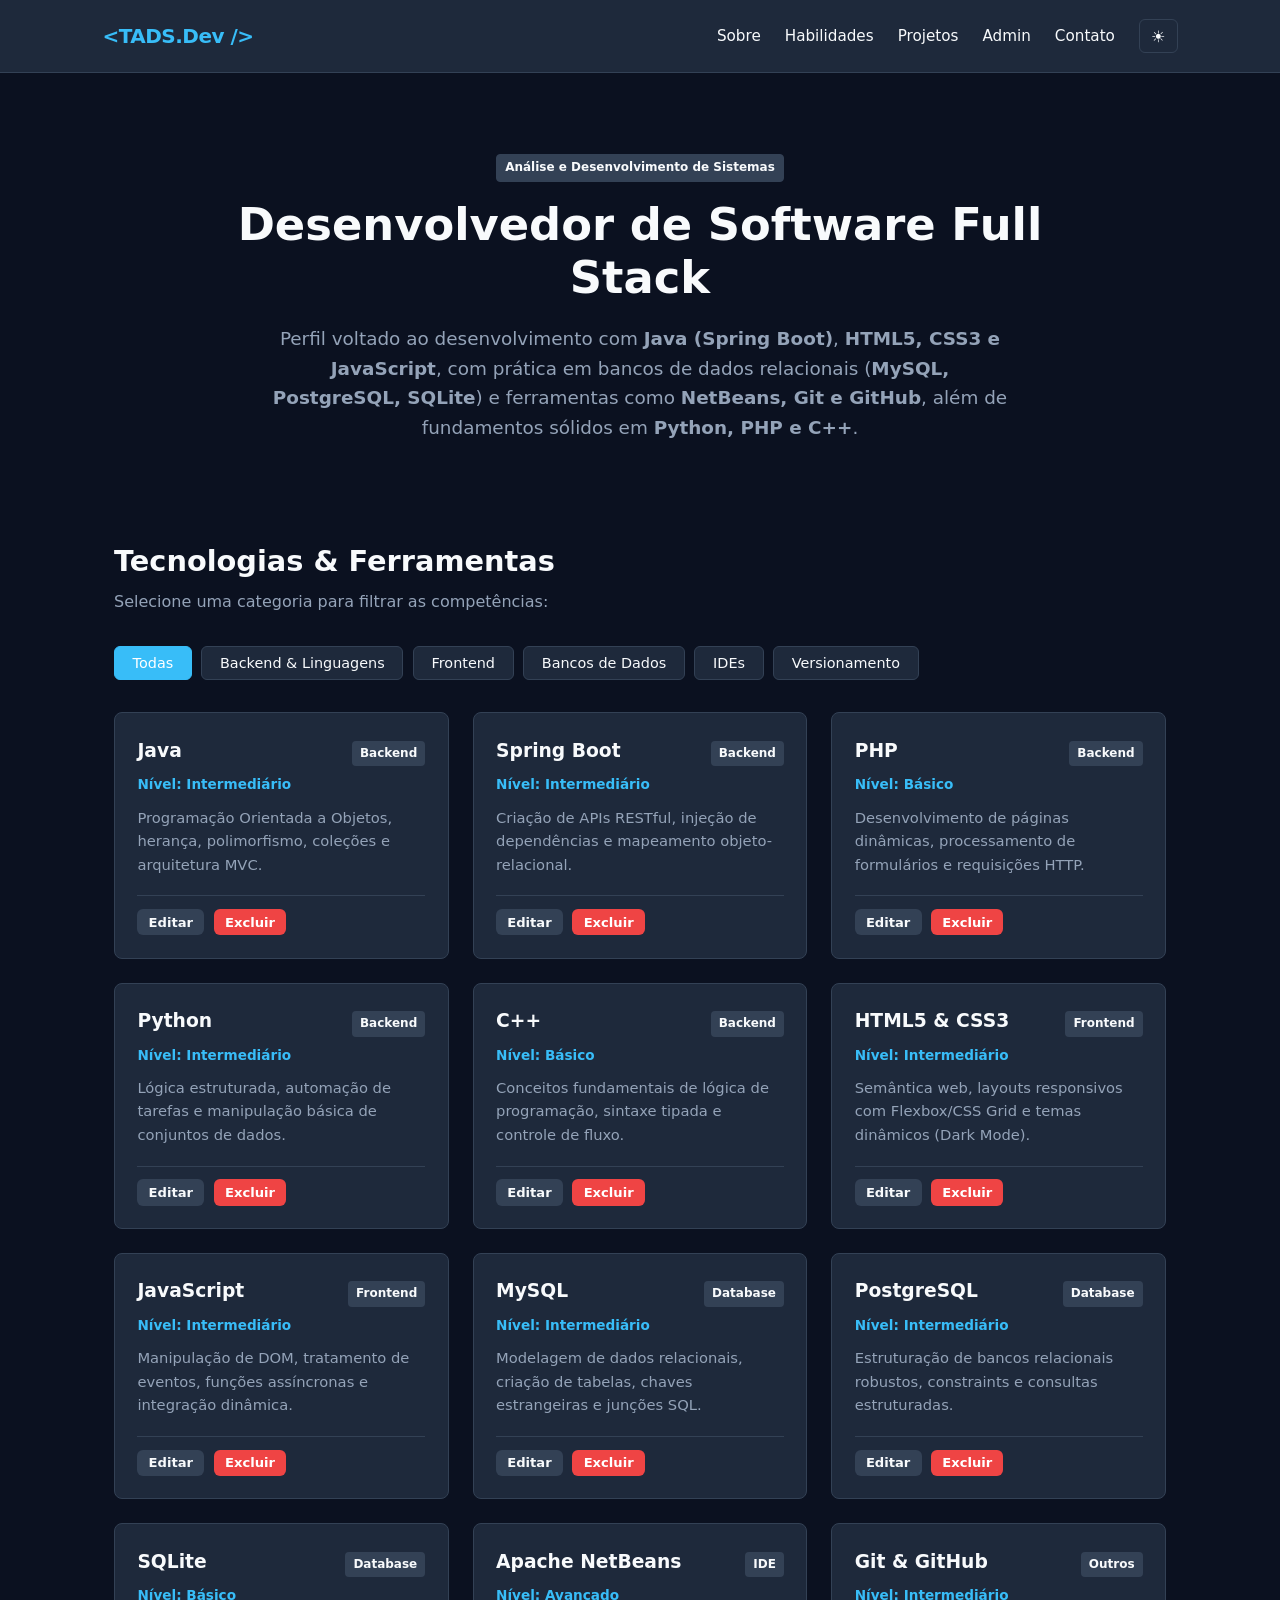
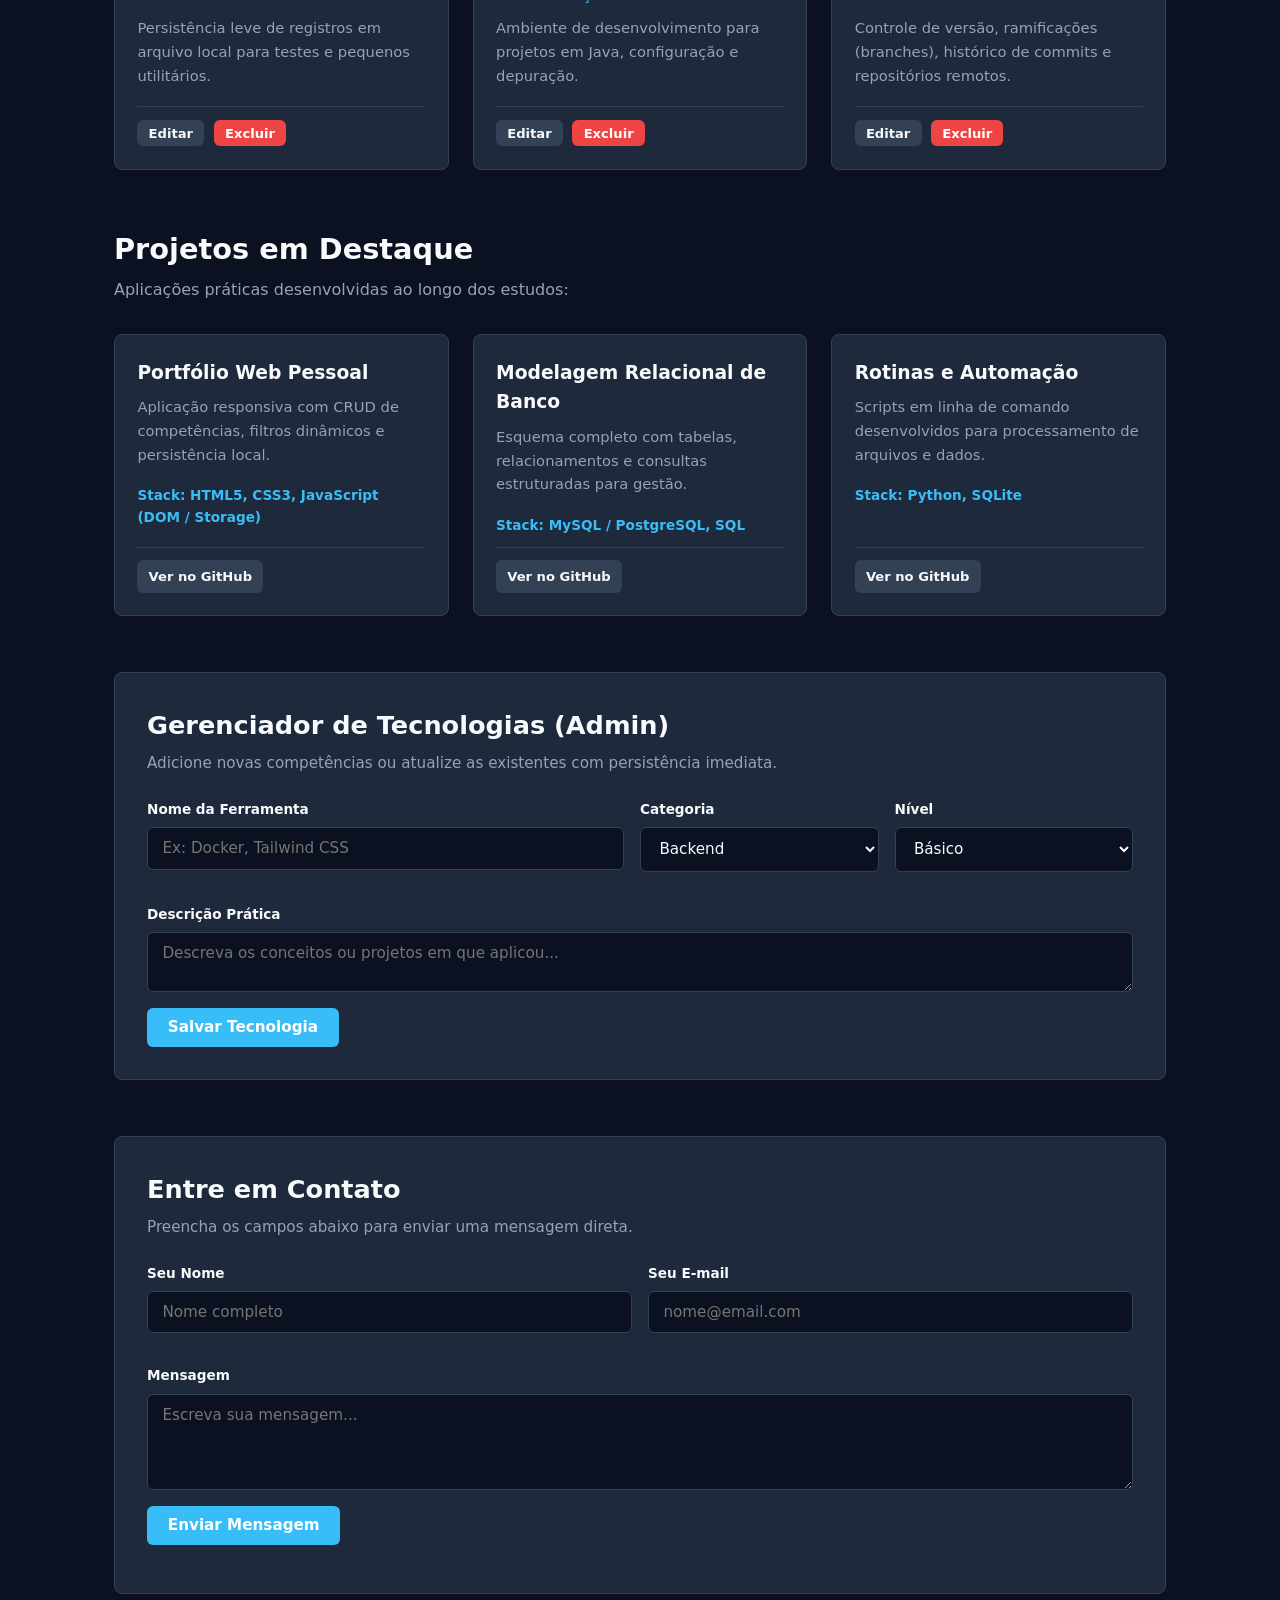
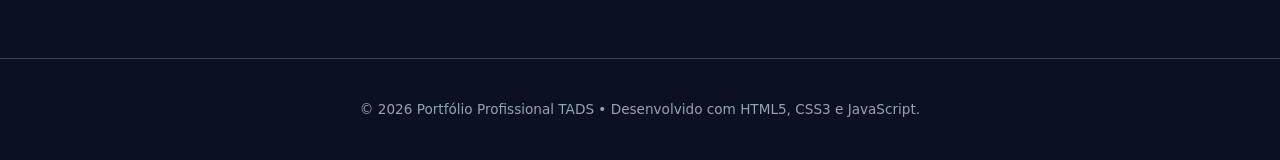
<file: index.html>
<!DOCTYPE html>
<html lang="pt-BR" data-theme="dark">
<head>
    <meta charset="UTF-8">
    <meta name="viewport" content="width=device-width, initial-scale=1.0">
    <title>Portfólio Profissional | Técnico em ADS</title>
    <!-- Vincula o CSS externo -->
    <link rel="stylesheet" href="style.css">
</head>
<body>
    <header class="navbar">
        <div class="brand">&lt;TADS.Dev /&gt;</div>
        <nav class="nav-links">
            <a href="#about">Sobre</a>
            <a href="#skills">Habilidades</a>
            <a href="#projects">Projetos</a>
            <a href="#admin">Admin</a>
            <a href="#contact">Contato</a>
            <button id="theme-toggle" class="theme-btn" aria-label="Alternar Tema">☀️</button>
        </nav>
    </header>

    <main>
        <section id="about" class="hero">
            <div class="hero-content">
                <span class="badge hero-badge">Análise e Desenvolvimento de Sistemas</span>
                <h1>Desenvolvedor de Software Full Stack</h1>
                <p>
                    Perfil voltado ao desenvolvimento com <strong>Java (Spring Boot)</strong>, 
                    <strong>HTML5, CSS3 e JavaScript</strong>, com prática em bancos de dados relacionais 
                    (<strong>MySQL, PostgreSQL, SQLite</strong>) e ferramentas como <strong>NetBeans, Git e GitHub</strong>, 
                    além de fundamentos sólidos em <strong>Python, PHP e C++</strong>.
                </p>
            </div>
        </section>

        <section id="skills" class="section-container">
            <div class="section-header">
                <h2>Tecnologias & Ferramentas</h2>
                <p>Selecione uma categoria para filtrar as competências:</p>
            </div>
            
            <div class="filter-group">
                <button class="filter-btn active" data-category="todas">Todas</button>
                <button class="filter-btn" data-category="Backend">Backend & Linguagens</button>
                <button class="filter-btn" data-category="Frontend">Frontend</button>
                <button class="filter-btn" data-category="Database">Bancos de Dados</button>
                <button class="filter-btn" data-category="IDE">IDEs</button>
                <button class="filter-btn" data-category="Outros">Versionamento</button>
            </div>

            <div id="tech-grid" class="cards-grid"></div>
        </section>

        <section id="projects" class="section-container">
            <div class="section-header">
                <h2>Projetos em Destaque</h2>
                <p>Aplicações práticas desenvolvidas ao longo dos estudos:</p>
            </div>
            <div id="project-grid" class="cards-grid"></div>
        </section>

        <section id="admin" class="section-container">
            <div class="panel-card">
                <div class="panel-header">
                    <h2>Gerenciador de Tecnologias (Admin)</h2>
                    <p>Adicione novas competências ou atualize as existentes com persistência imediata.</p>
                </div>
                <form id="tech-form">
                    <input type="hidden" id="tech-id">
                    <div class="form-grid">
                        <div class="form-control">
                            <label for="tech-name">Nome da Ferramenta</label>
                            <input type="text" id="tech-name" placeholder="Ex: Docker, Tailwind CSS" required>
                        </div>
                        <div class="form-control">
                            <label for="tech-category">Categoria</label>
                            <select id="tech-category" required>
                                <option value="Backend">Backend</option>
                                <option value="Frontend">Frontend</option>
                                <option value="Database">Database</option>
                                <option value="IDE">IDE</option>
                                <option value="Outros">Outros</option>
                            </select>
                        </div>
                        <div class="form-control">
                            <label for="tech-level">Nível</label>
                            <select id="tech-level" required>
                                <option value="Básico">Básico</option>
                                <option value="Intermediário">Intermediário</option>
                                <option value="Avançado">Avançado</option>
                            </select>
                        </div>
                    </div>
                    <div class="form-control">
                        <label for="tech-desc">Descrição Prática</label>
                        <textarea id="tech-desc" rows="2" placeholder="Descreva os conceitos ou projetos em que aplicou..."></textarea>
                    </div>
                    <div class="actions">
                        <button type="submit" class="btn btn-primary" id="save-btn">Salvar Tecnologia</button>
                        <button type="button" id="cancel-edit" class="btn btn-secondary" style="display:none;">Cancelar</button>
                    </div>
                </form>
            </div>
        </section>

        <section id="contact" class="section-container">
            <div class="panel-card">
                <div class="panel-header">
                    <h2>Entre em Contato</h2>
                    <p>Preencha os campos abaixo para enviar uma mensagem direta.</p>
                </div>
                <form id="contact-form">
                    <div class="form-grid-2">
                        <div class="form-control">
                            <label for="contact-name">Seu Nome</label>
                            <input type="text" id="contact-name" placeholder="Nome completo" required>
                        </div>
                        <div class="form-control">
                            <label for="contact-email">Seu E-mail</label>
                            <input type="email" id="contact-email" placeholder="nome@email.com" required>
                        </div>
                    </div>
                    <div class="form-control">
                        <label for="contact-msg">Mensagem</label>
                        <textarea id="contact-msg" rows="4" placeholder="Escreva sua mensagem..." required></textarea>
                    </div>
                    <button type="submit" class="btn btn-primary">Enviar Mensagem</button>
                    <div id="contact-status" class="alert-status"></div>
                </form>
            </div>
        </section>
    </main>

    <footer class="footer">
        <p>&copy; 2026 Portfólio Profissional TADS &bull; Desenvolvido com HTML5, CSS3 e JavaScript.</p>
    </footer>

    <!-- Vincula o JS externo -->
    <script src="script.js"></script>
</body>
</html>
</file>
<file: style.css>
:root {
    --bg: #0b1120;
    --surface: #1e293b;
    --border: #334155;
    --text: #f8fafc;
    --muted: #94a3b8;
    --primary: #38bdf8;
    --primary-hover: #0ea5e9;
    --danger: #ef4444;
    --success: #22c55e;
}

[data-theme="light"] {
    --bg: #f8fafc;
    --surface: #ffffff;
    --border: #e2e8f0;
    --text: #0f172a;
    --muted: #64748b;
    --primary: #0284c7;
    --primary-hover: #0369a1;
    --danger: #dc2626;
    --success: #16a34a;
}

* {
    box-sizing: border-box;
    margin: 0;
    padding: 0;
    font-family: system-ui, -apple-system, BlinkMacSystemFont, "Segoe UI", Roboto, sans-serif;
}

body {
    background-color: var(--bg);
    color: var(--text);
    transition: background-color 0.25s ease, color 0.25s ease;
    line-height: 1.6;
}

.navbar {
    display: flex;
    justify-content: space-between;
    align-items: center;
    padding: 1.2rem 8%;
    background-color: var(--surface);
    border-bottom: 1px solid var(--border);
    position: sticky;
    top: 0;
    z-index: 100;
}

.brand {
    font-size: 1.25rem;
    font-weight: 700;
    color: var(--primary);
    letter-spacing: -0.5px;
}

.nav-links {
    display: flex;
    align-items: center;
    gap: 1.5rem;
}

.nav-links a {
    color: var(--text);
    text-decoration: none;
    font-size: 0.95rem;
    font-weight: 500;
    transition: color 0.2s;
}

.nav-links a:hover {
    color: var(--primary);
}

.theme-btn {
    background: transparent;
    border: 1px solid var(--border);
    border-radius: 6px;
    padding: 0.4rem 0.7rem;
    cursor: pointer;
    font-size: 1rem;
    color: var(--text);
}

.section-container {
    max-width: 1100px;
    margin: 3.5rem auto;
    padding: 0 1.5rem;
}

.hero {
    padding: 5rem 1.5rem 2.5rem;
    max-width: 900px;
    margin: 0 auto;
    text-align: center;
}

.hero-badge {
    display: inline-block;
    margin-bottom: 1rem;
    background: var(--surface);
    border: 1px solid var(--border);
    color: var(--primary);
    padding: 0.35rem 0.8rem;
    border-radius: 50px;
    font-size: 0.85rem;
    font-weight: 600;
}

.hero h1 {
    font-size: 2.8rem;
    line-height: 1.2;
    margin-bottom: 1.2rem;
}

.hero p {
    color: var(--muted);
    font-size: 1.15rem;
    max-width: 750px;
    margin: 0 auto;
}

.section-header {
    margin-bottom: 2rem;
}

.section-header h2 {
    font-size: 1.8rem;
    margin-bottom: 0.3rem;
}

.section-header p {
    color: var(--muted);
}

.filter-group {
    display: flex;
    gap: 0.6rem;
    flex-wrap: wrap;
    margin-bottom: 2rem;
}

.filter-btn {
    background-color: var(--surface);
    color: var(--text);
    border: 1px solid var(--border);
    padding: 0.5rem 1.1rem;
    border-radius: 6px;
    font-size: 0.9rem;
    cursor: pointer;
    transition: all 0.2s ease;
}

.filter-btn.active, .filter-btn:hover {
    background-color: var(--primary);
    color: #fff;
    border-color: var(--primary);
}

.cards-grid {
    display: grid;
    grid-template-columns: repeat(auto-fill, minmax(310px, 1fr));
    gap: 1.5rem;
}

.item-card {
    background-color: var(--surface);
    border: 1px solid var(--border);
    border-radius: 8px;
    padding: 1.4rem;
    display: flex;
    flex-direction: column;
    justify-content: space-between;
}

.card-top {
    display: flex;
    justify-content: space-between;
    align-items: baseline;
    margin-bottom: 0.5rem;
}

.badge {
    font-size: 0.75rem;
    padding: 0.2rem 0.5rem;
    border-radius: 4px;
    background-color: var(--border);
    color: var(--text);
    font-weight: 600;
}

.level-indicator {
    font-size: 0.85rem;
    color: var(--primary);
    font-weight: 600;
    margin-bottom: 0.6rem;
}

.item-desc {
    color: var(--muted);
    font-size: 0.92rem;
    margin-bottom: 1.2rem;
    flex-grow: 1;
}

.card-actions {
    display: flex;
    gap: 0.6rem;
    border-top: 1px solid var(--border);
    padding-top: 0.8rem;
}

.panel-card {
    background-color: var(--surface);
    border: 1px solid var(--border);
    border-radius: 8px;
    padding: 2rem;
}

.panel-header {
    margin-bottom: 1.5rem;
}

.panel-header h2 {
    font-size: 1.6rem;
    margin-bottom: 0.3rem;
}

.panel-header p {
    color: var(--muted);
    font-size: 0.95rem;
}

.form-grid {
    display: grid;
    grid-template-columns: 2fr 1fr 1fr;
    gap: 1rem;
    margin-bottom: 1rem;
}

.form-grid-2 {
    display: grid;
    grid-template-columns: 1fr 1fr;
    gap: 1rem;
    margin-bottom: 1rem;
}

.form-control {
    display: flex;
    flex-direction: column;
    gap: 0.4rem;
    margin-bottom: 1rem;
}

.form-control label {
    font-size: 0.85rem;
    font-weight: 600;
    color: var(--text);
}

input, select, textarea {
    width: 100%;
    padding: 0.7rem 0.9rem;
    background-color: var(--bg);
    border: 1px solid var(--border);
    border-radius: 6px;
    color: var(--text);
    font-size: 0.95rem;
}

input:focus, select:focus, textarea:focus {
    outline: none;
    border-color: var(--primary);
}

.btn {
    padding: 0.65rem 1.3rem;
    border-radius: 6px;
    font-weight: 600;
    font-size: 0.95rem;
    cursor: pointer;
    border: none;
    transition: opacity 0.2s;
}

.btn:hover {
    opacity: 0.9;
}

.btn-primary {
    background-color: var(--primary);
    color: #ffffff;
}

.btn-secondary {
    background-color: var(--border);
    color: var(--text);
}

.btn-sm {
    padding: 0.35rem 0.7rem;
    font-size: 0.82rem;
}

.btn-danger {
    background-color: var(--danger);
    color: #ffffff;
}

.alert-status {
    margin-top: 1rem;
    font-weight: 600;
    font-size: 0.95rem;
}

.footer {
    border-top: 1px solid var(--border);
    text-align: center;
    padding: 2.5rem 1rem;
    color: var(--muted);
    font-size: 0.85rem;
    margin-top: 4rem;
}

@media (max-width: 768px) {
    .form-grid, .form-grid-2 {
        grid-template-columns: 1fr;
    }
    .navbar {
        flex-direction: column;
        gap: 1rem;
    }
}
</file>
